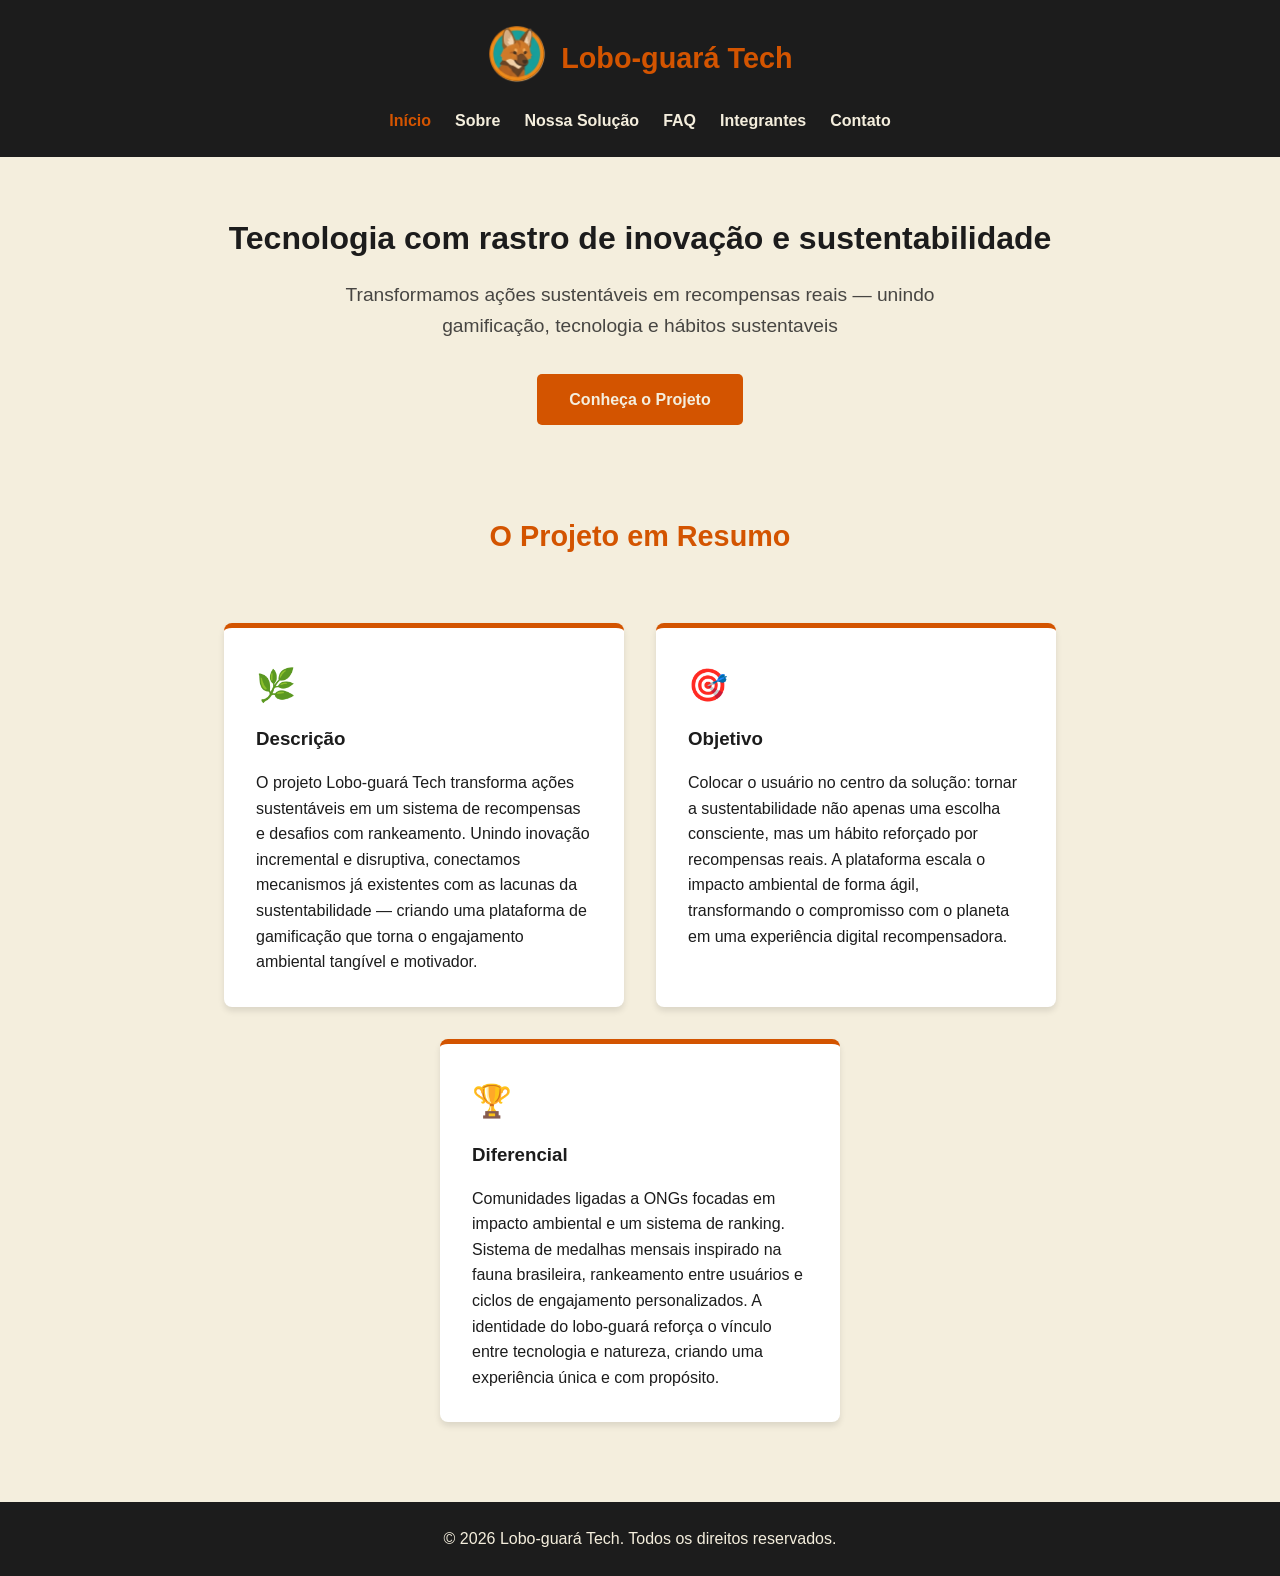
<file: index.html>
<!DOCTYPE html>
<html lang="pt-BR">
<head>
    <meta charset="UTF-8">
    <meta name="viewport" content="width=device-width, initial-scale=1.0">
    <title>Lobo-guará Tech | Início</title>
    <link rel="stylesheet" href="css/style.css">
    <script src="js/main.js" defer></script>
</head>
<body>

    <header class="cabecalho-principal">
        <div class="logo">
             <a href="index.html"><img src="img/Guara.PNG" alt="Lobo-guará Tech"></a>
            <h1>Lobo-guará Tech</h1>

        </div>
        
        <nav class="menu-navegacao">
            <ul>
                <li><a href="index.html" class="ativo">Início</a></li>
                <li><a href="pag/sobre.html">Sobre</a></li>
                <li><a href="pag/solucao.html">Nossa Solução</a></li> 
                <li><a href="pag/faq.html">FAQ</a></li>
                <li><a href="pag/integrantes.html">Integrantes</a></li>
                <li><a href="pag/contato.html">Contato</a></li>
            </ul>
        </nav>
    </header>

    <main>
        <section class="info-section">
            <div class="conteudo-info">
                <h2>Tecnologia com rastro de inovação e sustentabilidade</h2>
                <p class="info-subtitulo">Transformamos ações sustentáveis em recompensas reais — unindo gamificação, tecnologia e hábitos sustentaveis</p>
                <a href="pag/sobre.html" class="btn-primary">Conheça o Projeto</a>
            </div>
        </section>

        <section class="destaques">
            <h2 class="titulo-destaques">O Projeto em Resumo</h2>
            <article class="card-info">
                <span class="card-icone">🌿</span>
                <h3>Descrição</h3>
                <p>O projeto Lobo-guará Tech transforma ações sustentáveis em um sistema de recompensas e desafios com rankeamento. Unindo inovação incremental e disruptiva, conectamos mecanismos já existentes com as lacunas da sustentabilidade — criando uma plataforma de gamificação que torna o engajamento ambiental tangível e motivador.</p>
            </article>

            <article class="card-info">
                <span class="card-icone">🎯</span>
                <h3>Objetivo</h3>
                <p>Colocar o usuário no centro da solução: tornar a sustentabilidade não apenas uma escolha consciente, mas um hábito reforçado por recompensas reais. A plataforma escala o impacto ambiental de forma ágil, transformando o compromisso com o planeta em uma experiência digital recompensadora.</p>
            </article>

            <article class="card-info">
                <span class="card-icone">🏆</span>
                <h3>Diferencial</h3>
                <p>Comunidades ligadas a ONGs focadas em impacto ambiental e um sistema de ranking. Sistema de medalhas mensais inspirado na fauna brasileira, rankeamento entre usuários e ciclos de engajamento personalizados. A identidade do lobo-guará reforça o vínculo entre tecnologia e natureza, criando uma experiência única e com propósito.</p>
            </article>

        </section>
    </main>

    <footer>
        <p>&copy; 2026 Lobo-guará Tech. Todos os direitos reservados.</p>
    </footer>

</body>
</html>
</file>
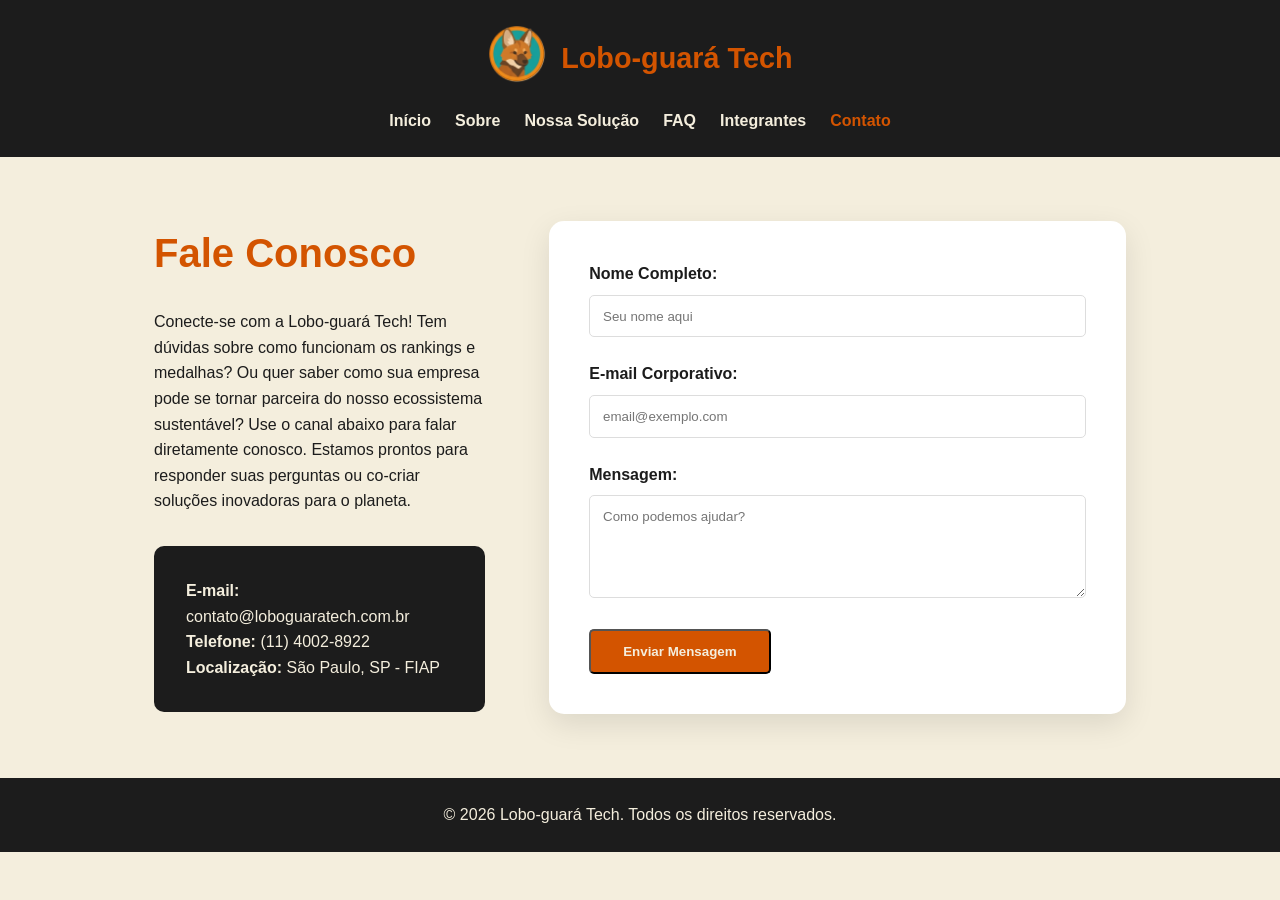
<file: pag/contato.html>
<!DOCTYPE html>
<html lang="pt-BR">
<head>
    <meta charset="UTF-8">
    <meta name="viewport" content="width=device-width, initial-scale=1.0">
    <title>Lobo-guará Tech | Contato</title>
    <link rel="stylesheet" href="../css/style.css">
    <script src="../js/main.js" defer></script>
</head>
<body>

    <header class="cabecalho-principal">
        <div class="logo">
            <a href="../index.html"><img src="../img/Guara.PNG" alt="Lobo-guará Tech" width="100px"></a>
            <h1>Lobo-guará Tech</h1>
        </div>
        <nav class="menu-navegacao">
            <ul>
                <li><a href="../index.html">Início</a></li>
                <li><a href="sobre.html">Sobre</a></li>
                <li><a href="solucao.html">Nossa Solução</a></li> 
                <li><a href="faq.html">FAQ</a></li>
                <li><a href="integrantes.html">Integrantes</a></li>
                <li><a href="contato.html" class="ativo">Contato</a></li>
            </ul>
        </nav>
    </header>

    <main class="container-contato">
        <section class="info-contato">
            <h2>Fale Conosco</h2>
            <p>Conecte-se com a Lobo-guará Tech! Tem dúvidas sobre como funcionam os rankings e medalhas? Ou quer saber como sua empresa pode se tornar parceira do nosso ecossistema sustentável? Use o canal abaixo para falar diretamente conosco. Estamos prontos para responder suas perguntas ou co-criar soluções inovadoras para o planeta.</p>
            
            <div class="dados-contato">
                <p><strong>E-mail:</strong> contato@loboguaratech.com.br</p>
                <p><strong>Telefone:</strong> (11) 4002-8922</p>
                <p><strong>Localização:</strong> São Paulo, SP - FIAP</p>
            </div>
        </section>

        <section class="secao-formulario">
            <form id="form-contato" class="formulario-estilizado">
                <div class="grupo-input">
                    <label for="nome">Nome Completo:</label>
                    <input type="text" id="nome" name="nome" placeholder="Seu nome aqui">
                    <span id="span1"></span>
                </div>

                <div class="grupo-input">
                    <label for="email">E-mail Corporativo:</label>
                    <input type="email" id="email" name="email" placeholder="email@exemplo.com">
                    <span id="span2"></span>
                </div>

                <div class="grupo-input">
                    <label for="mensagem">Mensagem:</label>
                    <textarea id="mensagem" name="mensagem" rows="5" placeholder="Como podemos ajudar?"></textarea>
                    <span id="span3"></span>
                </div>

                <button type="submit" class="btn-primary">Enviar Mensagem</button>
                
                <p id="msg-erro" class="feedback erro" style="display: none;"></p>
                <p id="msg-sucesso" class="feedback sucesso" style="display: none;">Sua mensagem foi enviada com sucesso! Logo entraremos em contato.</p>
            </form>
        </section>
    </main>

    <footer>
        <p>&copy; 2026 Lobo-guará Tech. Todos os direitos reservados.</p>
    </footer>

</body>
</html>
</file>
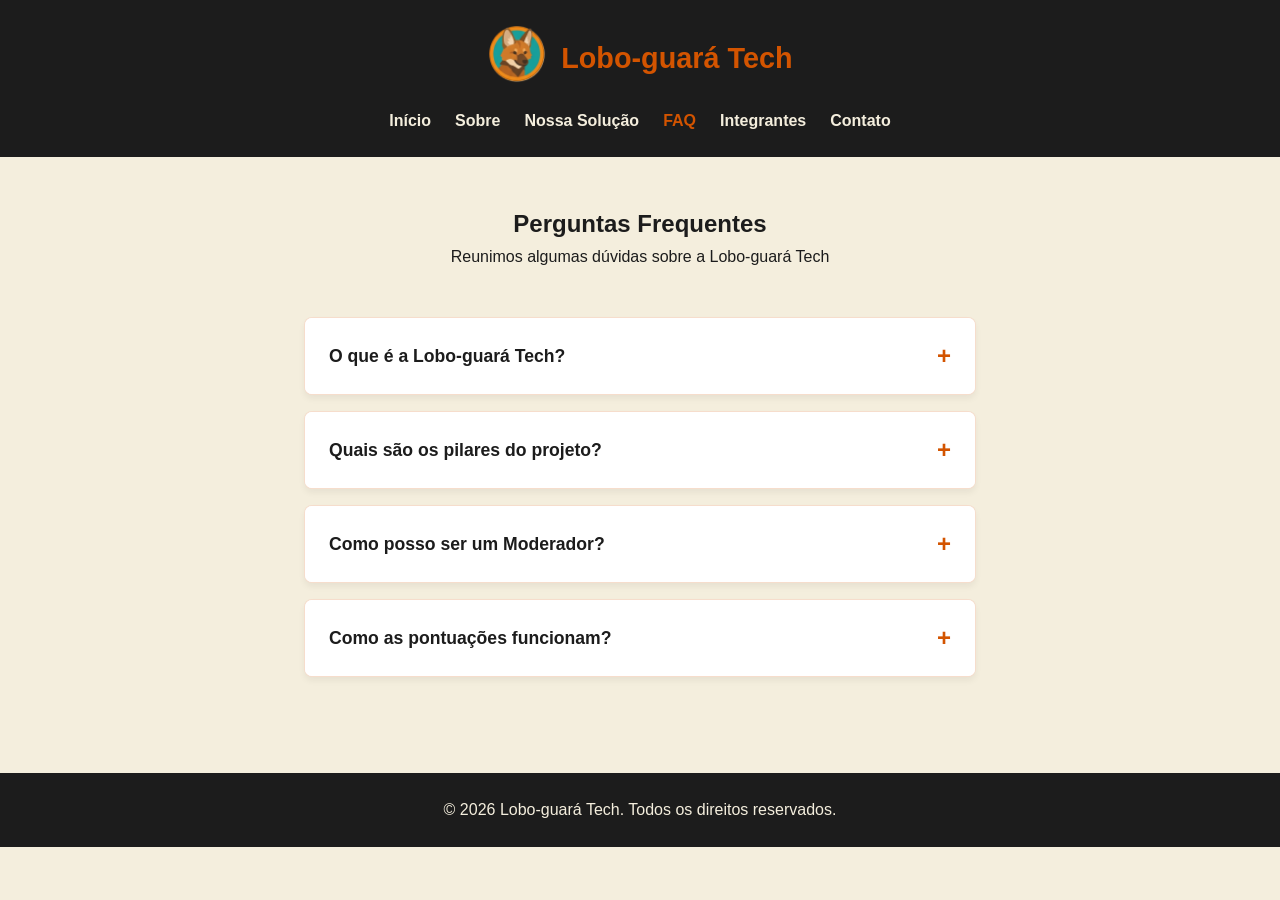
<file: pag/faq.html>
<!DOCTYPE html>
<html lang="pt-BR">
<head>
    <meta charset="UTF-8">
    <meta name="viewport" content="width=device-width, initial-scale=1.0">
    <title>Lobo-guará Tech | FAQ</title>
    <link rel="stylesheet" href="../css/style.css">
    <script src="../js/main.js" defer></script>
</head>
<body>

    <header class="cabecalho-principal">
        <div class="logo">
            <a href="../index.html"><img src="../img/Guara.PNG" alt="Lobo-guará Tech" width="100px"></a>
            <h1>Lobo-guará Tech</h1>
        </div>
        <nav class="menu-navegacao">
            <ul>
                <li><a href="../index.html">Início</a></li>
                <li><a href="sobre.html">Sobre</a></li>
                <li><a href="solucao.html">Nossa Solução</a></li> 
                <li><a href="faq.html" class="ativo">FAQ</a></li>
                <li><a href="integrantes.html">Integrantes</a></li>
                <li><a href="contato.html">Contato</a></li>
            </ul>
        </nav>
    </header>

    <main class="container-faq">
        <section class="introducao-faq">
            <h2>Perguntas Frequentes</h2>
            <p>Reunimos algumas dúvidas sobre a Lobo-guará Tech</p>
        </section>

        <section class="accordion">
            <article class="faq-item">
                <button class="faq-question">O que é a Lobo-guará Tech?</button>
                <div class="faq-answer">
                    <p>A Lobo-guará Tech é uma startup de tecnologia que desenvolveu uma plataforma de Gamificação Sustentável para transformar a conscientização ecológica em ações práticas do dia a dia. Através de um aplicativo dinâmico, nós conectamos cidadãos, comunidades locais e empresas parceiras (ESG), transformando desafios ambientais — como a reciclagem e a economia de recursos — em uma experiência social, divertida e recompensadora, utilizando um sistema de conquistas inspirado na rica biodiversidade da fauna brasileira.</p>
                </div>
            </article>

            <article class="faq-item">
                <button class="faq-question">Quais são os pilares do projeto?</button>
                <div class="faq-answer">
                    <p>Nossos pilares são os desafios e gamificação, valorização da Fauna Brasileira, comunidades e parcerias. Transformamos atitudes sustentáveis diárias (descarte correto de resíduos, redução de consumo de água, etc.) em missões que geram pontos e evolução no app. O progresso do usuário é recompensado com medalhas colecionáveis baseadas em animais do nosso bioma, indo desde o nível Tamanduá-Bandeira até o nível Lobo-guará. Incentivamos o comportamento social positivo através de rankings competitivos saudáveis entre comunidades, usuários e amigos. E conectamos empresas que apoiam a sustentabilidade ao nosso ecossistema. Os pontos acumulados pelos usuários podem ser trocados por benefícios e recompensas reais oferecidas por essas marcas parceiras.  </p>
                </div>
            </article>

            <article class="faq-item">
                <button class="faq-question">Como posso ser um Moderador?</button>
                <div class="faq-answer">
                    <p>Para garantir que a distribuição de pontos seja justa e livre de fraudes, o Lobo-guará Tech conta com os Moderadores — membros da própria comunidade que auditam as evidências enviadas. Para se candidatar, você precisa cumprir três pré-requisitos. Ter um tempo minímo de 3 meses e com acúmulos de pontos para mostrar que é ativo na plataforma, assim, estaremos colocando uma barreira para contas falsas e ociosas. Ter uma reputação positiva, mantendo um bom histórico de comportamento e interações nas comunidades locais. Ser ativo na plataforma em relação ao reporte de conteúdos, então o reconhecimento e o reporte de conteúdos que não seguem as regras da comunidade, realizados por meio de denúncias. E por último, um teste dentro da plataforma sobre o entendimento de como a comunidade da SoulUp funciona e sustentabilidade. </p>
                </div>
            </article>

            <article class="faq-item">
                <button class="faq-question">Como as pontuações funcionam?</button>
                <div class="faq-answer">
                    <p>Nosso sistema terá um algoritmo inteligente de pontuação que vai além de simplesmente atribuir pontos fixos por cada ação. O sistema considera múltiplos fatores antes de calcular a pontuação final do usuário. Sendo eles o tipo da ação sustentável realizada, a frequência com que o usuário realiza a ação, a consistência ao longo do tempo e o impacto sustentável gerado pela ação que o usuário realizou. Podendo ter métricas de 7, 15 e 30 dias, conforme é a atividade do usuário dentro da plataforma, pensando em seus objetivos e motivações para continuar com a atividade proposta.  O usuário irá informar quantos dias de atividade quer fazer dentro de uma das métricas, assim, mesmo atingindo a meta, terá oportunidade de ultrapassar e ganhar mais pontos, por isso separamos as pontuações em 7, 15 e 30 dias. Se um usuário escolher o período de 7 dias, e acabar realizando mais atividades, passando a meta por mais 2 dias, totalizando 9 dias de atividade, o usuário irá ganhar 7 pontos pelos 7 dias mais 4 pontos pelos 2 dias que foram ultrapassado, totalizando 11 pontos. Com isso, trás a importância do sistema bonificar por atividades em vez de travar apenas na meta escolhida, trazendo efeito em sua motivação dentro da plataforma.
</p>
                </div>
            </article>
        </section>
    </main>

    <footer>
        <p>&copy; 2026 Lobo-guará Tech. Todos os direitos reservados.</p>
    </footer>


</body>
</html>
</file>
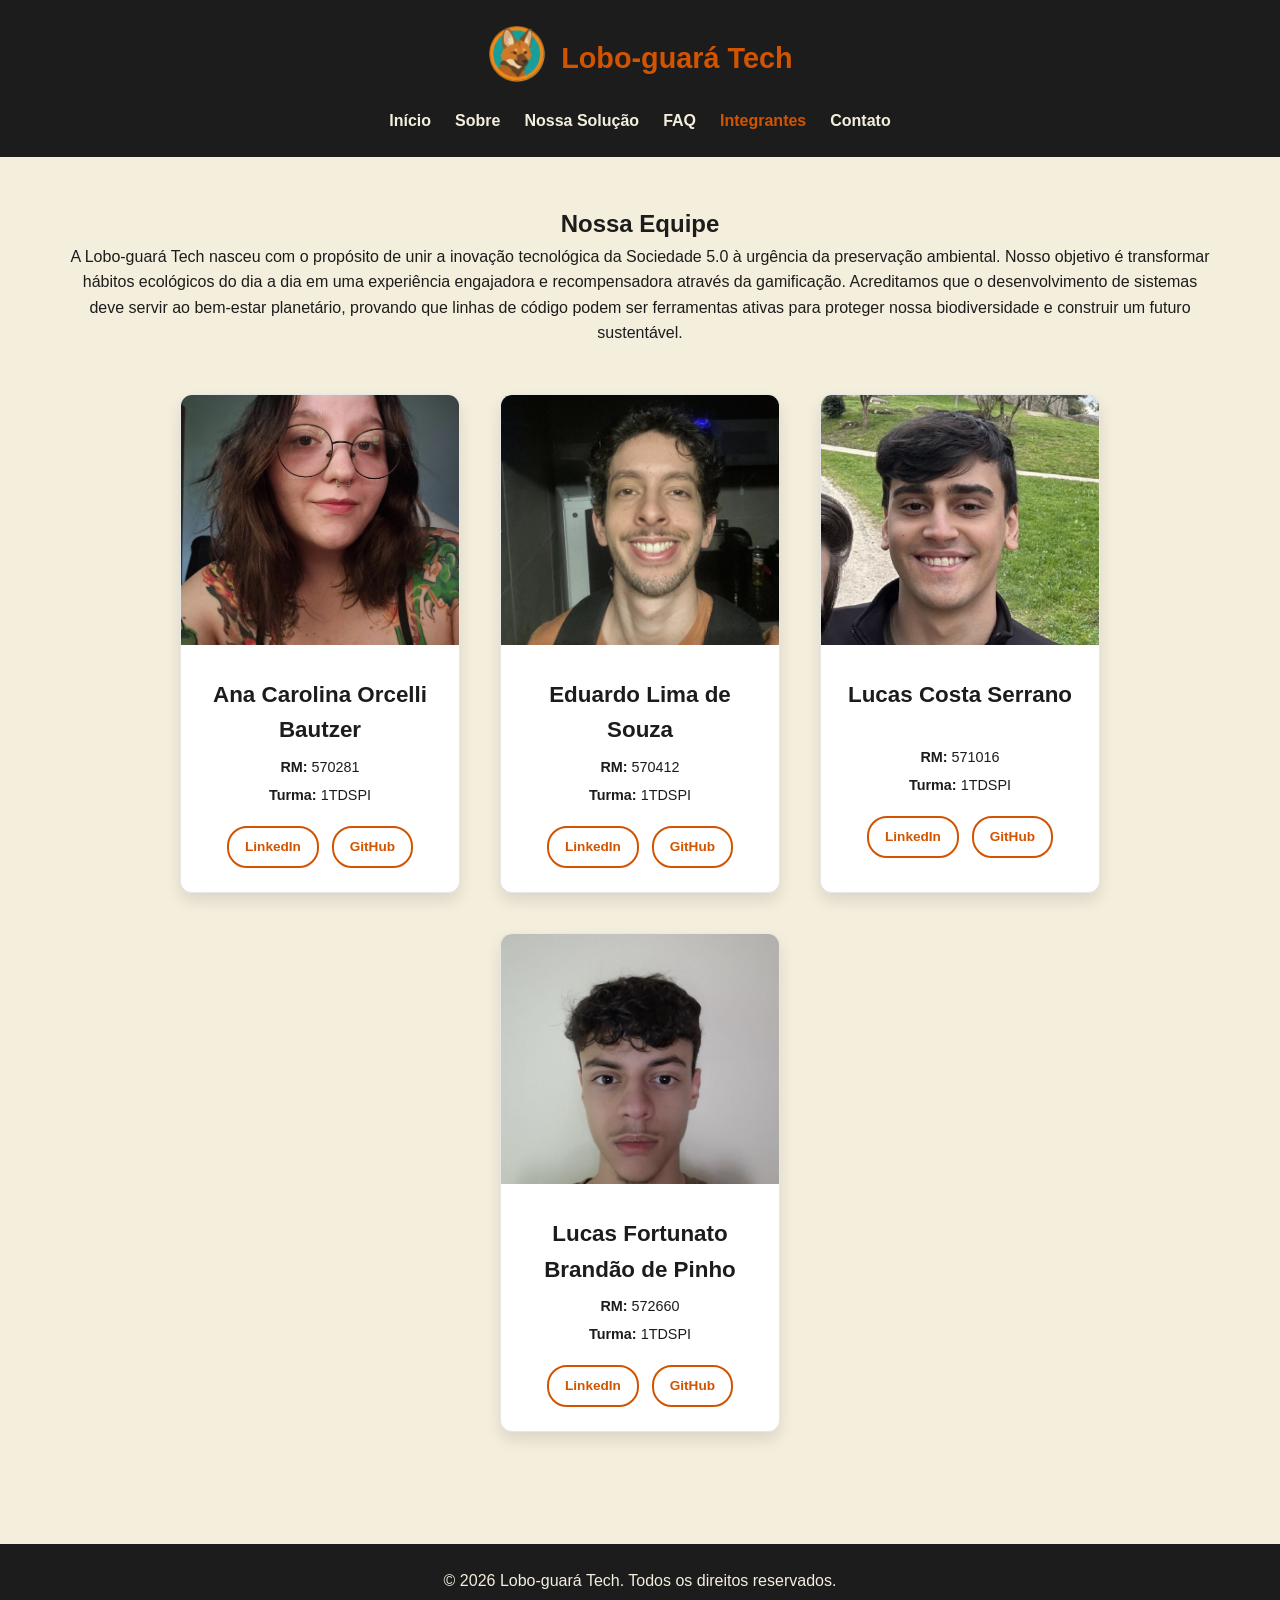
<file: pag/integrantes.html>
<!DOCTYPE html>
<html lang="pt-BR">
<head>
    <meta charset="UTF-8">
    <meta name="viewport" content="width=device-width, initial-scale=1.0">
    <title>Lobo-guará Tech | Quem Somos</title>
    <link rel="stylesheet" href="../css/style.css">
    <script src="../js/main.js" defer></script>
</head>
<body>

    <header class="cabecalho-principal">
        <div class="logo">
            <a href="../index.html"><img src="../img/Guara.PNG" alt="Lobo-guará Tech" width="100px"></a>
            <h1>Lobo-guará Tech</h1>
        </div>
        <nav class="menu-navegacao">
            <ul>
                <li><a href="../index.html">Início</a></li>
                <li><a href="sobre.html">Sobre</a></li>
                <li><a href="solucao.html">Nossa Solução</a></li> 
                <li><a href="faq.html">FAQ</a></li>
                <li><a href="integrantes.html" class="ativo">Integrantes</a></li>
                <li><a href="contato.html">Contato</a></li>
            </ul>
        </nav>
    </header>

    <main>
        <section class="intro-quem-somos">
            <h2>Nossa Equipe</h2>
            <p>A Lobo-guará Tech nasceu com o propósito de unir a inovação tecnológica da Sociedade 5.0 à urgência da preservação ambiental. Nosso objetivo é transformar hábitos ecológicos do dia a dia em uma experiência engajadora e recompensadora através da gamificação. Acreditamos que o desenvolvimento de sistemas deve servir ao bem-estar planetário, provando que linhas de código podem ser ferramentas ativas para proteger nossa biodiversidade e construir um futuro sustentável.</p>
        </section>

        <section class="grid-integrantes">
            <article class="card-integrante">
                <div class="foto-container">
                    <img src="../img/Pic4.jpeg" alt="Foto de Ana Carolina Orcelli Bautzer">
                </div>
                <div class="info-integrante">
                    <h3>Ana Carolina Orcelli Bautzer</h3>
                    <p><strong>RM:</strong> 570281</p>
                    <p><strong>Turma:</strong> 1TDSPI</p>
                    
                    <div class="links-sociais">
                        <a href="https://www.linkedin.com/in/ana-bautzer/" target="_blank" class="btn-social">LinkedIn</a>
                        <a href="https://github.com/anabautzer" target="_blank" class="btn-social">GitHub</a>
                    </div>
                </div>
            </article>

            <article class="card-integrante">
                <div class="foto-container">
                    <img src="../img/Pic2.jpeg" alt="Foto do Eduardo Lima de Souza">
                </div>
                <div class="info-integrante">
                    <h3>Eduardo Lima de Souza</h3>
                    <p><strong>RM:</strong> 570412</p>
                    <p><strong>Turma:</strong> 1TDSPI</p>
                    
                    <div class="links-sociais">
                        <a href="https://www.linkedin.com/in/eduardo-lima-de-souza-857a90270/" target="_blank" class="btn-social">LinkedIn</a>
                        <a href="https://github.com/duduutech" target="_blank" class="btn-social">GitHub</a>
                    </div>
                </div>
            </article>

            <article class="card-integrante">
                <div class="foto-container">
                    <img src="../img/Pic1.png" alt="Foto do Lucas Costa Serrano">
                </div>
                <div class="info-integrante">
                    <h3>Lucas Costa Serrano</h3><br>
                    <p><strong>RM:</strong> 571016</p>
                    <p><strong>Turma:</strong> 1TDSPI</p>
                    
                    <div class="links-sociais">
                        <a href="https://www.linkedin.com/in/lucas-costa-serrano-647327278/" target="_blank" class="btn-social">LinkedIn</a>
                        <a href="https://github.com/luckz4" target="_blank" class="btn-social">GitHub</a>
                    </div>
                </div>
            </article>

            <article class="card-integrante">
                <div class="foto-container">
                    <img src="../img/Pic3.jpeg" alt="Foto do Integrante">
                </div>
                <div class="info-integrante">
                    <h3>Lucas Fortunato Brandão de Pinho</h3>
                    <p><strong>RM:</strong> 572660</p>
                    <p><strong>Turma:</strong> 1TDSPI</p>
                    
                    <div class="links-sociais">
                        <a href="https://www.linkedin.com/in/lucas-fortunato-317643397/" target="_blank" class="btn-social">LinkedIn</a>
                        <a href="https://github.com/Loutcoun" target="_blank" class="btn-social">GitHub</a>
                    </div>
                </div>
            </article>

        </section>
    </main>

    <footer>
        <p>&copy; 2026 Lobo-guará Tech. Todos os direitos reservados.</p>
    </footer>

</body>
</html>
</file>
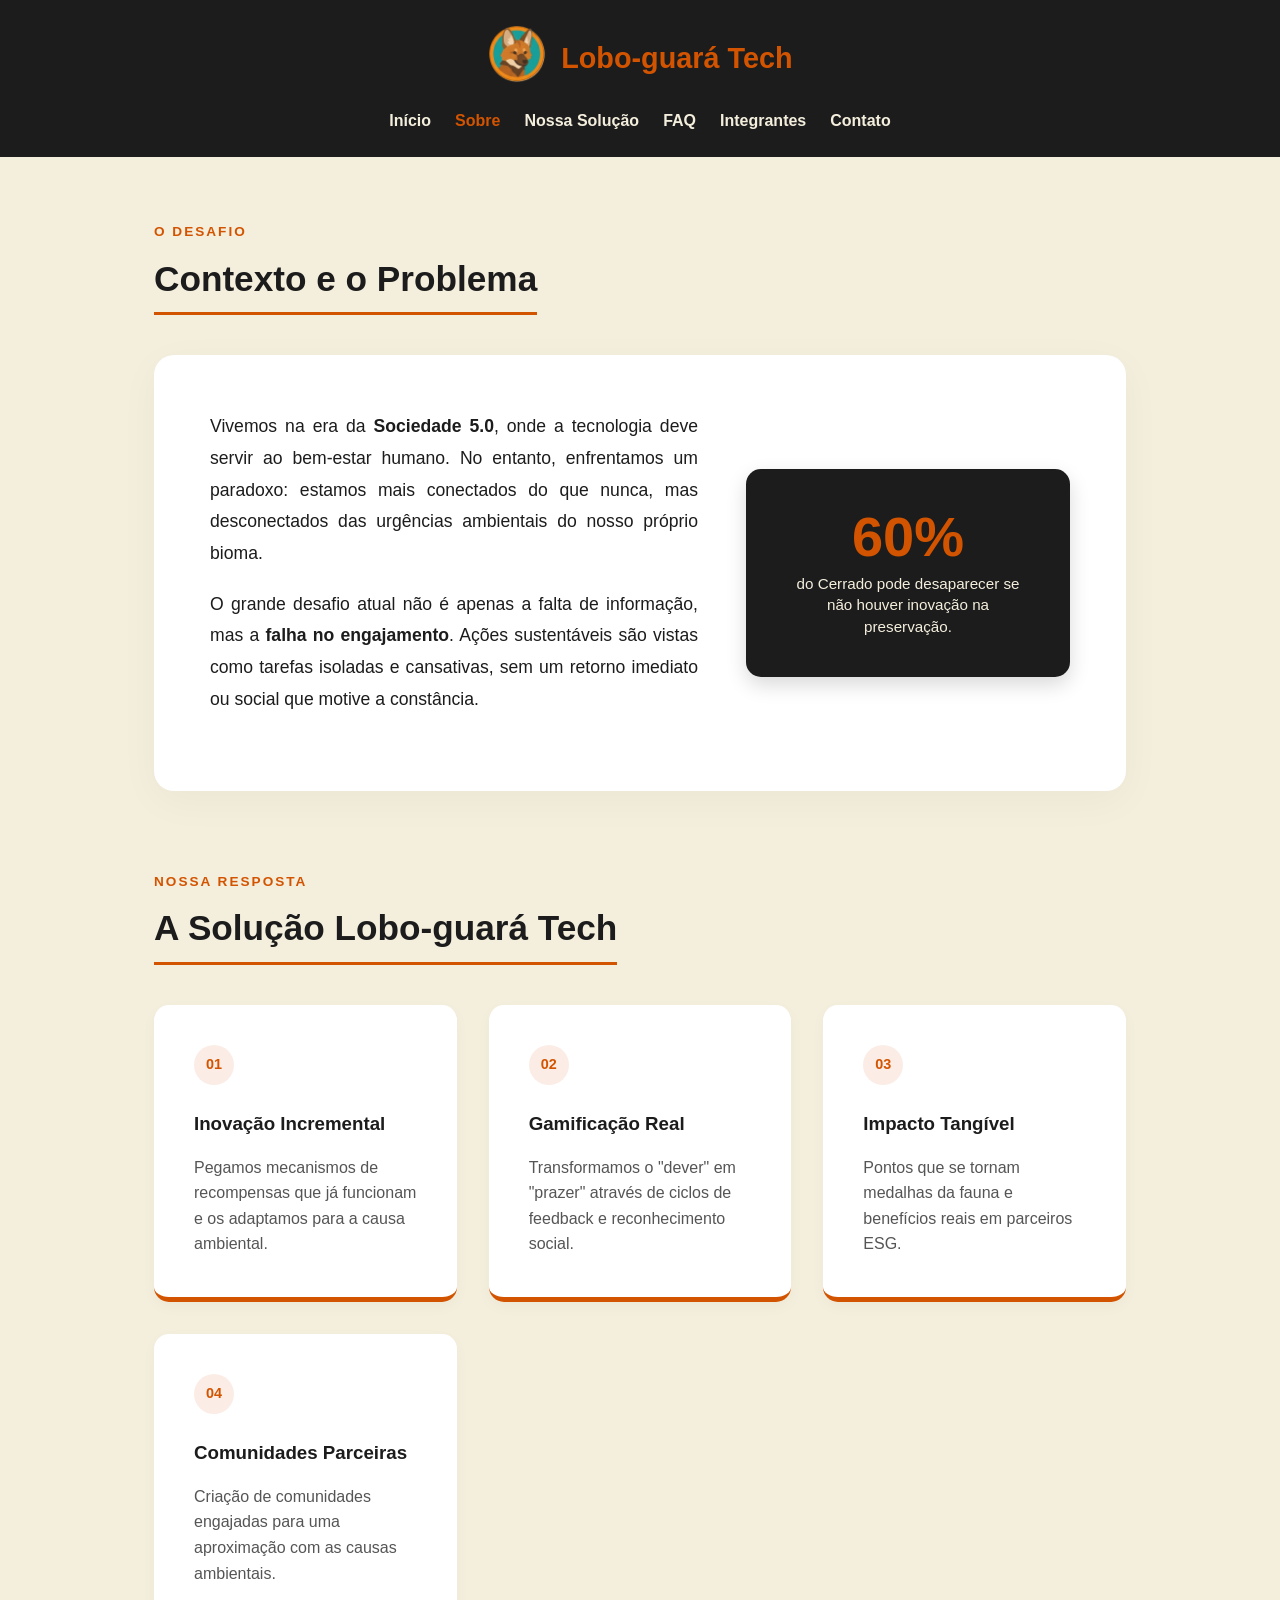
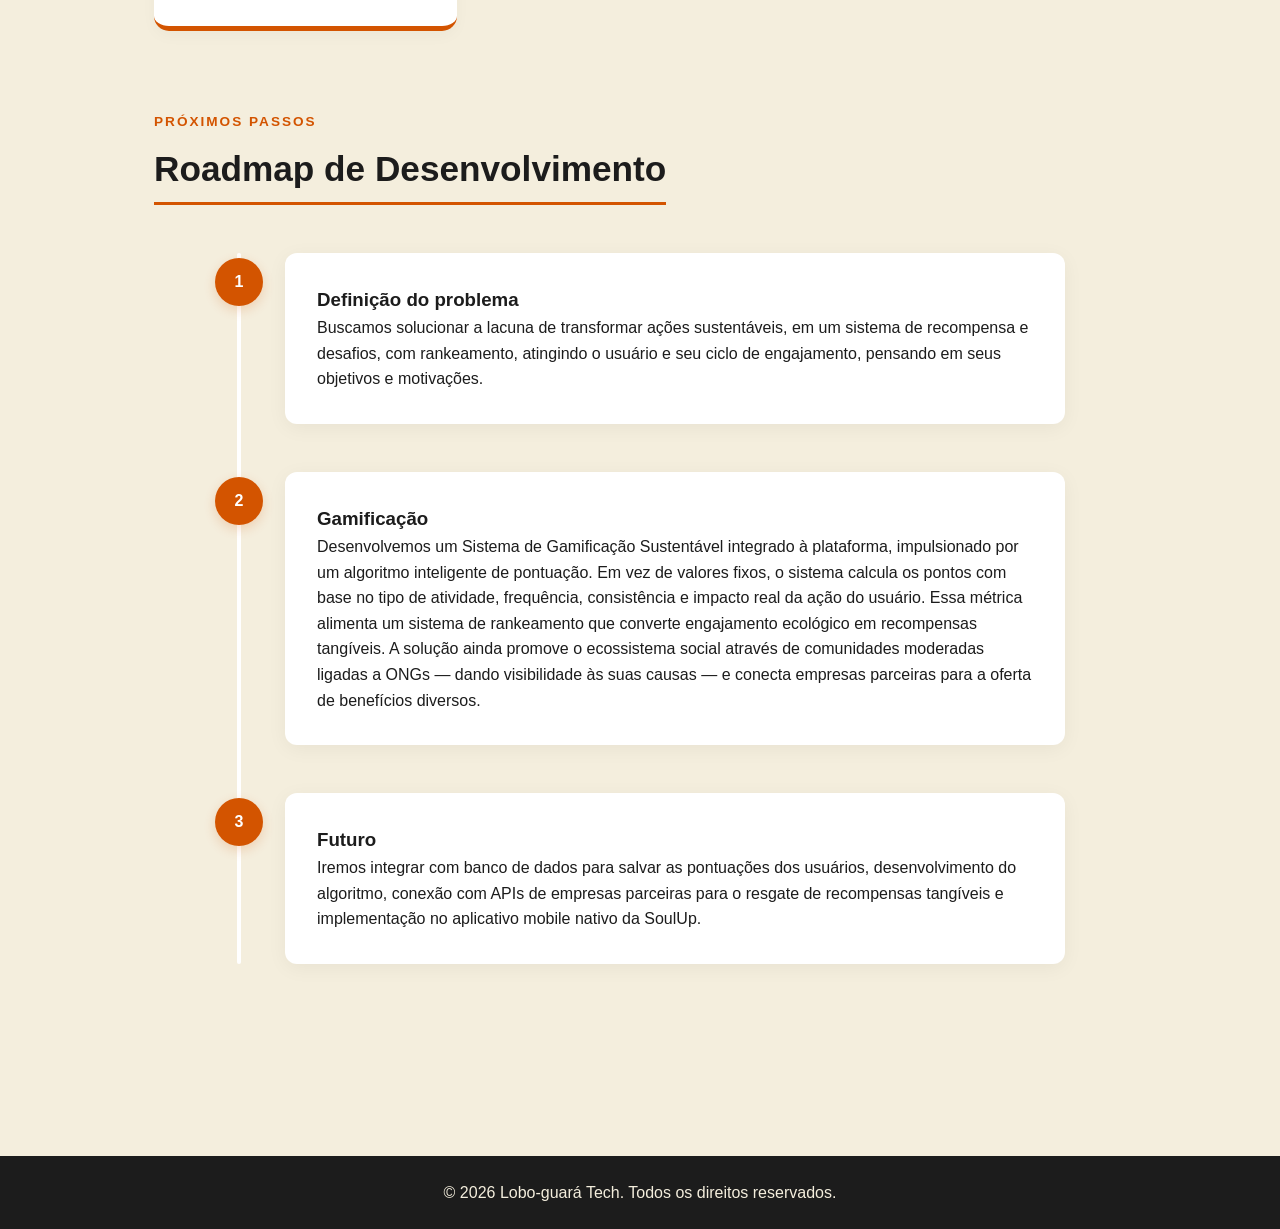
<file: pag/sobre.html>
<!DOCTYPE html>
<html lang="pt-BR">
<head>
    <meta charset="UTF-8">
    <meta name="viewport" content="width=device-width, initial-scale=1.0">
    <title>Lobo-guará Tech | Sobre o Projeto</title>
    <link rel="stylesheet" href="../css/style.css">
    <script src="../js/main.js" defer></script>
</head>
<body>

    <header class="cabecalho-principal">
        <div class="logo">
            <a href="../index.html"><img src="../img/Guara.PNG" alt="Lobo-guará Tech"></a>
            <h1>Lobo-guará Tech</h1>
        </div>
        <nav class="menu-navegacao">
            <ul>
                <li><a href="../index.html">Início</a></li>
                <li><a href="sobre.html" class="ativo">Sobre</a></li>
                <li><a href="solucao.html">Nossa Solução</a></li> 
                <li><a href="faq.html">FAQ</a></li>
                <li><a href="integrantes.html">Integrantes</a></li>
                <li><a href="contato.html">Contato</a></li>
            </ul>
        </nav>
    </header>

    <main class="container-sobre">
    
    <section class="secao-sobre" id="contexto">
        <div class="cabecalho-secao">
            <span class="tag-projeto">O Desafio</span>
            <h2>Contexto e o Problema</h2>
        </div>
        
        <div class="conteudo-impacto">
            <div class="texto-principal">
                <p>Vivemos na era da <strong>Sociedade 5.0</strong>, onde a tecnologia deve servir ao bem-estar humano. No entanto, enfrentamos um paradoxo: estamos mais conectados do que nunca, mas desconectados das urgências ambientais do nosso próprio bioma.</p>
                <p>O grande desafio atual não é apenas a falta de informação, mas a <strong>falha no engajamento</strong>. Ações sustentáveis são vistas como tarefas isoladas e cansativas, sem um retorno imediato ou social que motive a constância.</p>
            </div>
            <div class="card-estatistica">
                <div class="dado">60%</div>
                <p>do Cerrado pode desaparecer se não houver inovação na preservação.</p>
            </div>
        </div>
    </section>

    <section class="secao-sobre" id="solucao-tecnica">
        <div class="cabecalho-secao">
            <span class="tag-projeto">Nossa Resposta</span>
            <h2>A Solução Lobo-guará Tech</h2>
        </div>

        <div class="grid-solucao">
            <div class="card-mini">
                <div class="badge-icon">01</div>
                <h3>Inovação Incremental</h3>
                <p>Pegamos mecanismos de recompensas que já funcionam e os adaptamos para a causa ambiental.</p>
            </div>
            <div class="card-mini">
                <div class="badge-icon">02</div>
                <h3>Gamificação Real</h3>
                <p>Transformamos o "dever" em "prazer" através de ciclos de feedback e reconhecimento social.</p>
            </div>
            <div class="card-mini">
                <div class="badge-icon">03</div>
                <h3>Impacto Tangível</h3>
                <p>Pontos que se tornam medalhas da fauna e benefícios reais em parceiros ESG.</p>
            </div>
            <div class="card-mini">
                <div class="badge-icon">04</div>
                <h3>Comunidades Parceiras</h3>
                <p>Criação de comunidades engajadas para uma aproximação com as causas ambientais.</p>
            </div>
        </div>
    </section>

    <section class="secao-sobre" id="roadmap">
        <div class="cabecalho-secao">
            <span class="tag-projeto">Próximos Passos</span>
            <h2>Roadmap de Desenvolvimento</h2>
        </div>
        <div class="timeline">
            <article class="timeline-item">
                <div class="timeline-badge">1</div>
                <div class="timeline-conteudo">
                    <h3>Definição do problema</h3>
                    <p>Buscamos solucionar a lacuna de transformar ações sustentáveis, em um sistema de recompensa e desafios, com rankeamento, atingindo o usuário e seu ciclo de engajamento, pensando em seus objetivos e motivações.</p>
                </div>
            </article>
            <article class="timeline-item">
                <div class="timeline-badge">2</div>
                <div class="timeline-conteudo">
                    <h3>Gamificação</h3>
                    <p>Desenvolvemos um Sistema de Gamificação Sustentável integrado à plataforma, impulsionado por um algoritmo inteligente de pontuação. Em vez de valores fixos, o sistema calcula os pontos com base no tipo de atividade, frequência, consistência e impacto real da ação do usuário. Essa métrica alimenta um sistema de rankeamento que converte engajamento ecológico em recompensas tangíveis. A solução ainda promove o ecossistema social através de comunidades moderadas ligadas a ONGs — dando visibilidade às suas causas — e conecta empresas parceiras para a oferta de benefícios diversos.</p>
                </div>
            </article>
            <article class="timeline-item">
                <div class="timeline-badge">3</div>
                <div class="timeline-conteudo">
                    <h3>Futuro</h3>
                    <p>Iremos integrar com banco de dados para salvar as pontuações dos usuários, desenvolvimento do algoritmo, conexão com APIs de empresas parceiras para o resgate de recompensas tangíveis e implementação no aplicativo mobile nativo da SoulUp.</p>
                </div>
            </article>
        </div>
    </section>
</main>

    <footer>
        <p>&copy; 2026 Lobo-guará Tech. Todos os direitos reservados.</p>
    </footer>

</body>
</html>
</file>
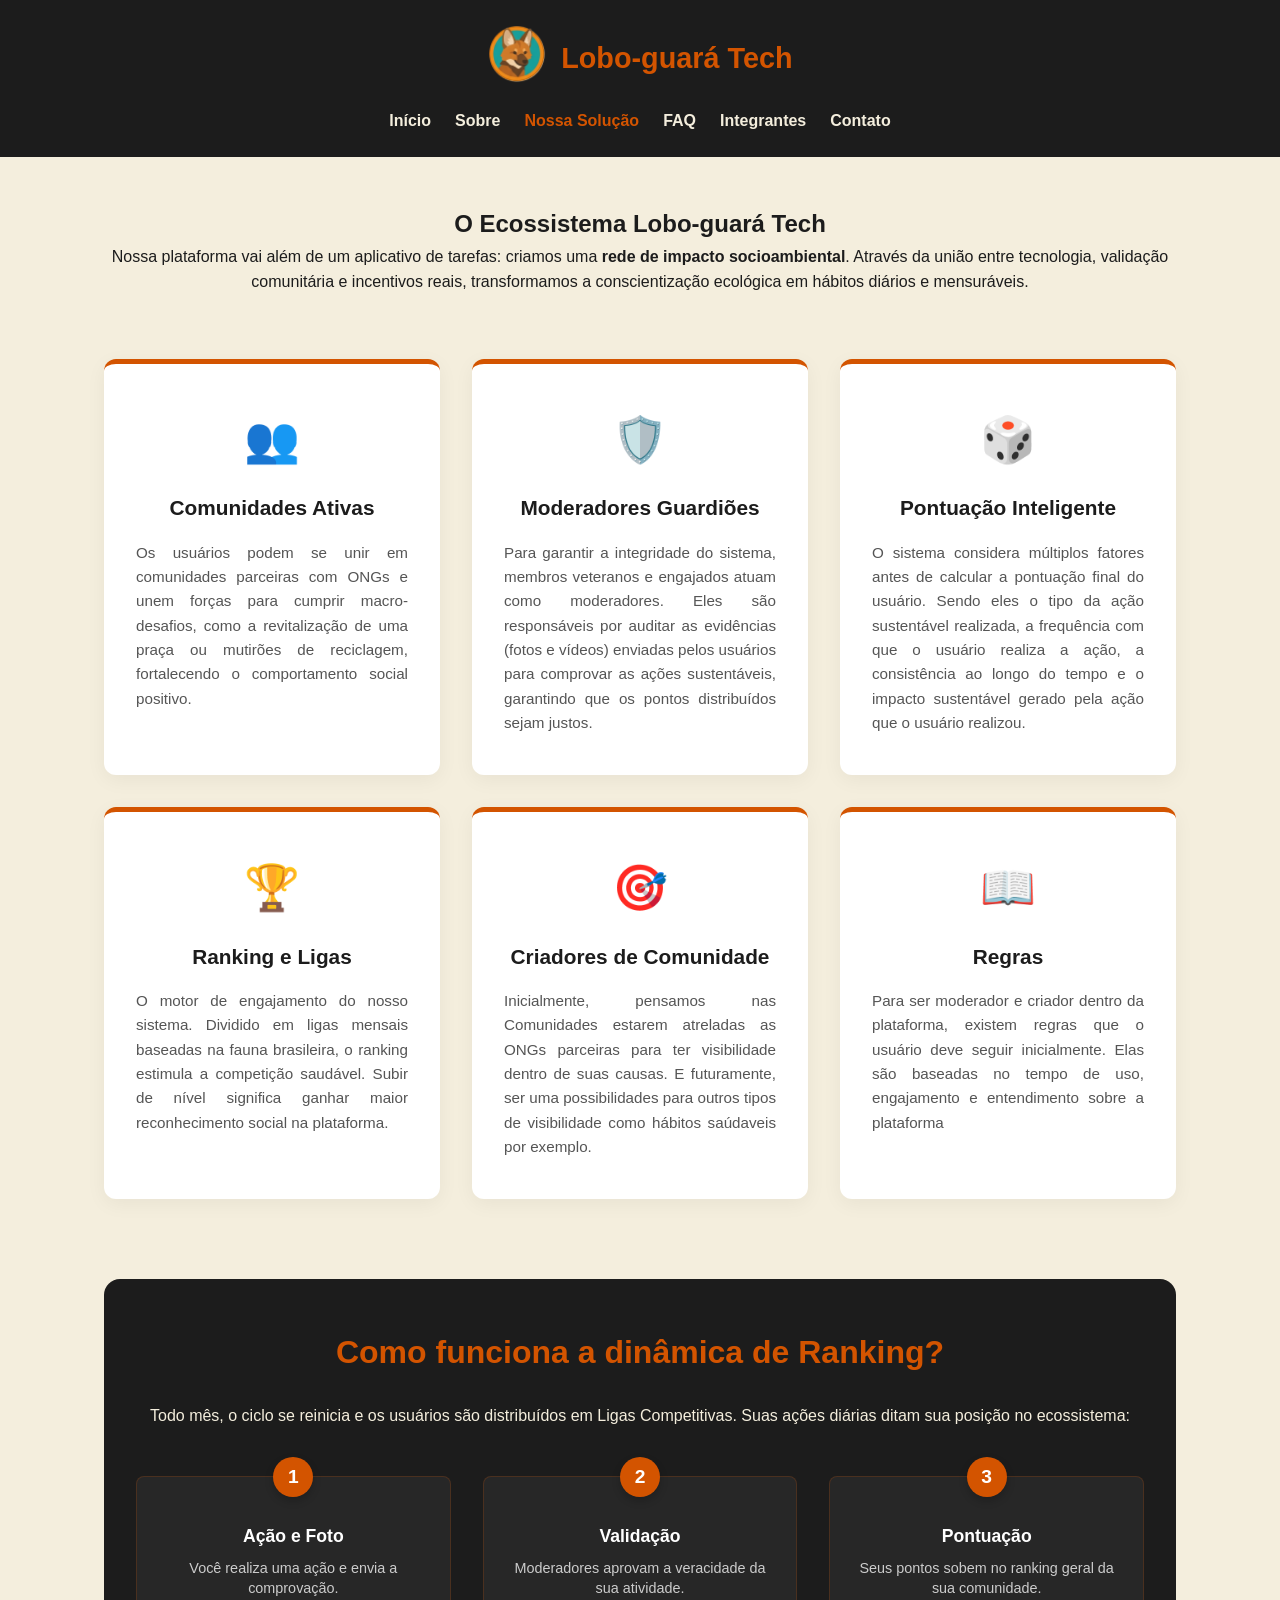
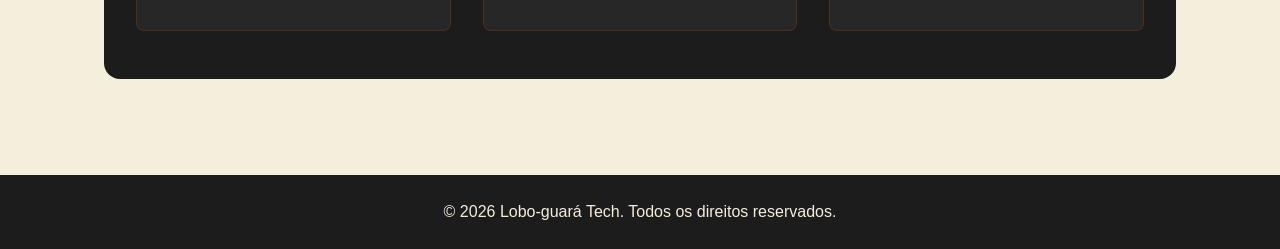
<file: pag/solucao.html>
<!DOCTYPE html>
<html lang="pt-BR">
<head>
    <meta charset="UTF-8">
    <meta name="viewport" content="width=device-width, initial-scale=1.0">
    <title>Lobo-guará Tech | Nossa Solução</title>
    <link rel="stylesheet" href="../css/style.css">
    <script src="../js/main.js" defer></script>
</head>
<body>

    <header class="cabecalho-principal">
        <div class="logo">
            <a href="../index.html"><img src="../img/Guara.PNG" alt="Lobo-guará Tech"></a>
            <h1>Lobo-guará Tech</h1>
        </div>
        <nav class="menu-navegacao">
            <ul>
                <li><a href="../index.html">Início</a></li>
                <li><a href="sobre.html">Sobre</a></li>
                <li><a href="solucao.html" class="ativo">Nossa Solução</a></li> 
                <li><a href="faq.html">FAQ</a></li>
                <li><a href="integrantes.html">Integrantes</a></li>
                <li><a href="contato.html">Contato</a></li>
            </ul>
        </nav>
    </header>

    <main class="container-solucao">
        <section class="introducao-solucao">
            <h2>O Ecossistema Lobo-guará Tech</h2>
            <div class="box-texto">
                <p>Nossa plataforma vai além de um aplicativo de tarefas: criamos uma <strong>rede de impacto socioambiental</strong>. Através da união entre tecnologia, validação comunitária e incentivos reais, transformamos a conscientização ecológica em hábitos diários e mensuráveis.</p>
            </div>
        </section>

        <section class="grid-pilares">
            
            <div class="card-pilar">
                <div class="icone-pilar">👥</div>
                <h3>Comunidades Ativas</h3>
                <p>Os usuários podem se unir em comunidades parceiras com ONGs e unem forças para cumprir macro-desafios, como a revitalização de uma praça ou mutirões de reciclagem, fortalecendo o comportamento social positivo.</p>
            </div>

            <div class="card-pilar">
                <div class="icone-pilar">🛡️</div>
                <h3>Moderadores Guardiões</h3>
                <p>Para garantir a integridade do sistema, membros veteranos e engajados atuam como moderadores. Eles são responsáveis por auditar as evidências (fotos e vídeos) enviadas pelos usuários para comprovar as ações sustentáveis, garantindo que os pontos distribuídos sejam justos.</p>
            </div>

            <div class="card-pilar">
                <div class="icone-pilar">🎲</div>
                <h3>Pontuação Inteligente</h3>
                <p>O sistema considera múltiplos fatores antes de calcular a pontuação final do usuário. Sendo eles o tipo da ação sustentável realizada, a frequência com que o usuário realiza a ação, a consistência ao longo do tempo e o impacto sustentável gerado pela ação que o usuário realizou.</p>
            </div>

            <div class="card-pilar">
                <div class="icone-pilar">🏆</div>
                <h3>Ranking e Ligas</h3>
                <p>O motor de engajamento do nosso sistema. Dividido em ligas mensais baseadas na fauna brasileira, o ranking estimula a competição saudável. Subir de nível significa ganhar maior reconhecimento social na plataforma.</p>
            </div>

            <div class="card-pilar">
                <div class="icone-pilar">🎯</div>
                <h3>Criadores de Comunidade</h3>
                <p>Inicialmente, pensamos nas Comunidades estarem atreladas as ONGs parceiras para ter visibilidade dentro de suas causas. E futuramente, ser uma possibilidades para outros tipos de visibilidade como hábitos saúdaveis por exemplo.</p>
            </div>

            <div class="card-pilar">
                <div class="icone-pilar">📖</div>
                <h3>Regras</h3>
                <p>Para ser moderador e criador dentro da plataforma, existem regras que o usuário deve seguir inicialmente. Elas são baseadas no tempo de uso, engajamento e entendimento sobre a plataforma</p>
            </div>

        </section>

        <section class="detalhe-ranking">
            <div class="box-destaque">
                <h2>Como funciona a dinâmica de Ranking?</h2>
                <p>Todo mês, o ciclo se reinicia e os usuários são distribuídos em Ligas Competitivas. Suas ações diárias ditam sua posição no ecossistema:</p>
                
                <div class="fluxo-ranking">
                    <div class="etapa-ranking">
                        <span>1</span>
                        <h4>Ação e Foto</h4>
                        <p>Você realiza uma ação e envia a comprovação.</p>
                    </div>
                    <div class="etapa-ranking">
                        <span>2</span>
                        <h4>Validação</h4>
                        <p>Moderadores aprovam a veracidade da sua atividade.</p>
                    </div>
                    <div class="etapa-ranking">
                        <span>3</span>
                        <h4>Pontuação</h4>
                        <p>Seus pontos sobem no ranking geral da sua comunidade.</p>
                    </div>
                </div>
            </div>
        </section>
    </main>

    <footer>
        <p>&copy; 2026 Lobo-guará Tech. Todos os direitos reservados.</p>
    </footer>

</body>
</html>
</file>
<file: css/style.css>
/* Cores na regra 60/30/10 */

:root {
    --cor-dominante: #F4EEDD; 
    --cor-secundaria: #D35400; 
    --cor-acento: #1C1C1C; 
    --cor-fundo-card: #FFFFFF;
    --fonte-principal: 'Segoe UI', Tahoma, Geneva, Verdana, sans-serif;
}

/* Informações gerais */

* {
    margin: 0;
    padding: 0;
    box-sizing: border-box;
}

/* Cores do corpo */

body {
    background-color: var(--cor-dominante);
    color: var(--cor-acento);
    font-family: var(--fonte-principal);
    line-height: 1.6;
}

/* Cabeçalho */

.cabecalho-principal {
    background-color: var(--cor-acento);
    color: var(--cor-dominante);
    padding: 1.5rem 5%;
    display: flex;
    justify-content: space-between;
    align-items: center;
}

.cabecalho-principal .logo {
    display: flex;
    align-items: center;
    gap: 15px;
}


.cabecalho-principal .logo img {
    height: 60px;
    width: auto;
    object-fit: contain; 
    
}

.cabecalho-principal h1 {
    font-size: 1.8rem;
    color: var(--cor-secundaria);
    font-weight: 700;
}

.menu-navegacao ul {
    list-style: none;
    display: flex;
    gap: 1.5rem;
}

.menu-navegacao a {
    color: var(--cor-dominante);
    text-decoration: none;
    font-weight: 600;
    transition: color 0.3s ease;
}

.menu-navegacao a:hover, 
.menu-navegacao a.ativo {
    color: var(--cor-secundaria);
}

/* Seções principais */

.info-section {
    text-align: center;
    padding: 3.5rem 1rem;
}

.info-section h2 {
    font-size: 2.5rem;
    margin-bottom: 1rem;
}

.info-section p {
    font-size: 1.2rem;
    max-width: 600px;
    margin: 0 auto 2rem auto;
}

.info-subtitulo {
    font-size: 1.15rem;
    max-width: 580px;
    margin: 0 auto 2rem auto;
    color: var(--cor-acento);
    opacity: 0.8;
}

.btn-primary {
    background-color: var(--cor-secundaria);
    color: var(--cor-dominante);
    padding: 0.8rem 2rem;
    text-decoration: none;
    font-weight: bold;
    border-radius: 5px;
    transition: background-color 0.3s ease, transform 0.2s;
    display: inline-block;
}

.btn-primary:hover {
    background-color: #A04000;
    transform: scale(1.05);
}

.titulo-destaques {
    text-align: center;
    font-size: 1.8rem;
    color: var(--cor-secundaria);
    margin-bottom: 2rem;
    width: 100%;
}

.card-icone {
    font-size: 2rem;
    display: block;
    margin-bottom: 0.8rem;
}

.destaques {
    display: flex;
    justify-content: center;
    gap: 2rem;
    padding: 2rem 5%;
    flex-wrap: wrap;
}

.card-info {
    background-color: var(--cor-fundo-card);
    padding: 2rem;
    border-radius: 8px;
    width: 400px;
    box-shadow: 0 4px 6px rgba(0,0,0,0.1);
    border-top: 5px solid var(--cor-secundaria);
}

.card-info h3 {
    margin-bottom: 1rem;
    color: var(--cor-acento);
}

/* Rodapé */

footer {
    background-color: var(--cor-acento);
    color: var(--cor-dominante);
    text-align: center;
    padding: 1.5rem 0;
    margin-top: 3rem;
    flex-shrink: 0;
}

/* Integrantes */

.intro-quem-somos {
    text-align: center;
    padding: 3rem 5%;
}

.grid-integrantes {
    display: flex;
    justify-content: center;
    flex-wrap: wrap;
    gap: 2.5rem;
    padding: 0 5% 4rem 5%;
}

.card-integrante {
    background-color: var(--cor-fundo-card);
    border-radius: 12px;
    overflow: hidden;
    width: 280px;
    box-shadow: 0 8px 15px rgba(0,0,0,0.1);
    transition: transform 0.3s ease;
    border: 1px solid rgba(28, 28, 28, 0.1);
}

.card-integrante:hover {
    transform: translateY(-10px);
}

.foto-container img {
    width: 100%;
    height: 250px;
    object-fit: cover;
    filter: grayscale(20%);
}

.info-integrante {
    padding: 1.5rem;
    text-align: center;
}

.info-integrante h3 {
    color: var(--cor-acento);
    margin-bottom: 0.5rem;
    font-size: 1.4rem;
}

.info-integrante p {
    font-size: 0.9rem;
    margin-bottom: 0.3rem;
}

.links-sociais {
    margin-top: 1.2rem;
    display: flex;
    justify-content: center;
    gap: 0.8rem;
}

.btn-social {
    text-decoration: none;
    font-size: 0.85rem;
    font-weight: bold;
    padding: 0.5rem 1rem;
    border: 2px solid var(--cor-secundaria);
    color: var(--cor-secundaria);
    border-radius: 20px;
    transition: all 0.3s ease;
}

.btn-social:hover {
    background-color: var(--cor-secundaria);
    color: var(--cor-dominante);
}

/* Sobre */

.container-sobre {
    max-width: 1100px;
    margin: 0 auto;
    padding: 4rem 5%;
}

.secao-sobre {
    margin-bottom: 5rem;
}

/* Cabeçalho das seções do sobre */

.cabecalho-secao {
    margin-bottom: 2.5rem;
}

.tag-projeto {
    color: var(--cor-secundaria);
    font-weight: bold;
    text-transform: uppercase;
    font-size: 0.85rem;
    letter-spacing: 2px;
    display: block;
    margin-bottom: 0.5rem;
}

.secao-sobre h2 {
    color: var(--cor-acento);
    border-bottom: 3px solid var(--cor-secundaria);
    display: inline-block;
    padding-bottom: 5px;
    margin: 0;
    font-size: 2.2rem;
}

.conteudo-impacto {
    display: flex;
    gap: 3rem;
    align-items: center;
    background: var(--cor-fundo-card);
    padding: 3.5rem;
    border-radius: 20px;
    box-shadow: 0 10px 40px rgba(0, 0, 0, 0.04);
}

.texto-principal {
    flex: 2;
}

.texto-principal p {
    font-size: 1.1rem;
    line-height: 1.8;
    color: var(--cor-acento);
    margin-bottom: 1.2rem;
    text-align: justify;
}

/* Estátistica */

.card-estatistica {
    flex: 1;
    background: var(--cor-acento);
    color: var(--cor-dominante);
    padding: 2.5rem;
    border-radius: 15px;
    text-align: center;
    box-shadow: 0 8px 20px rgba(0,0,0,0.15);
}

.card-estatistica .dado {
    font-size: 3.5rem;
    font-weight: 800;
    color: var(--cor-secundaria);
    display: block;
    line-height: 1;
    margin-bottom: 0.5rem;
}

.card-estatistica p {
    font-size: 0.95rem;
    line-height: 1.4;
    margin: 0;
}

/* Cards */

.grid-solucao {
    display: grid;
    grid-template-columns: repeat(auto-fit, minmax(300px, 1fr));
    gap: 2rem;
}

.card-mini {
    background: var(--cor-fundo-card);
    padding: 2.5rem;
    border-radius: 15px;
    position: relative;
    border-bottom: 5px solid var(--cor-secundaria);
    box-shadow: 0 5px 15px rgba(0,0,0,0.03);
    transition: transform 0.3s ease;
}

.card-mini:hover {
    transform: translateY(-8px);
}

.badge-icon {
    font-size: 0.9rem;
    font-weight: bold;
    color: var(--cor-secundaria);
    background: rgba(211, 84, 0, 0.1);
    width: 40px;
    height: 40px;
    display: flex;
    align-items: center;
    justify-content: center;
    border-radius: 50%;
    margin-bottom: 1.5rem;
}

.card-mini h3 {
    margin-bottom: 1rem;
    color: var(--cor-acento);
}

.card-mini p {
    font-size: 1rem;
    line-height: 1.6;
    color: #555;
}

/* Roadmap */

.timeline {
    position: relative;
    max-width: 850px;
    margin: 3rem auto 0 auto;
}

.timeline::before {
    content: '';
    position: absolute;
    left: 22px;
    top: 0;
    width: 4px;
    height: 100%;
    background-color: var(--cor-fundo-card);
    border-radius: 2px;
}

.timeline-item {
    position: relative;
    margin-bottom: 3rem;
    padding-left: 70px;
    display: flex;
    flex-direction: column;
}

.timeline-badge {
    position: absolute;
    left: 0;
    top: 5px;
    width: 48px;
    height: 48px;
    background-color: var(--cor-secundaria);
    color: #fff;
    border-radius: 50%;
    display: flex;
    align-items: center;
    justify-content: center;
    font-weight: bold;
    z-index: 2;
    box-shadow: 0 4px 12px rgba(213, 84, 0, 0.2);
}

.timeline-conteudo {
    background-color: var(--cor-fundo-card);
    padding: 2rem;
    border-radius: 12px;
    box-shadow: 0 4px 20px rgba(0, 0, 0, 0.05);
}

/* Nossa solução */

.container-solucao {
    max-width: 1200px;
    margin: 0 auto;
    padding: 3rem 5%;
}

.introducao-solucao {
    margin-bottom: 4rem;
    text-align: center;
}

.grid-pilares {
    display: grid;
    grid-template-columns: repeat(auto-fit, minmax(250px, 1fr));
    gap: 2rem;
    margin-bottom: 5rem;
}

.card-pilar {
    background-color: var(--cor-fundo-card);
    padding: 2.5rem 2rem;
    border-radius: 12px;
    box-shadow: 0 5px 20px rgba(28, 28, 28, 0.05);
    transition: transform 0.3s ease, border-color 0.3s ease;
    border-top: 5px solid var(--cor-secundaria);
    display: flex;
    flex-direction: column;
    align-items: center;
    text-align: center;
}

.card-pilar:hover {
    transform: translateY(-8px);
    box-shadow: 0 12px 25px rgba(211, 84, 0, 0.1);
}

.icone-pilar {
    font-size: 2.8rem;
    margin-bottom: 1rem;
}

.card-pilar h3 {
    color: var(--cor-acento);
    font-size: 1.3rem;
    margin-bottom: 1rem;
}

.card-pilar p {
    font-size: 0.95rem;
    line-height: 1.6;
    color: #555;
    text-align: justify;
}

/* Área de Destaque do Ranking */

.box-destaque {
    background-color: var(--cor-acento);
    color: var(--cor-dominante);
    padding: 3rem 2rem;
    border-radius: 16px;
    text-align: center;
}

.box-destaque h2 {
    color: var(--cor-secundaria);
    margin-bottom: 1.5rem;
    font-size: 2rem;
}

.fluxo-ranking {
    display: flex;
    justify-content: space-around;
    gap: 2rem;
    margin-top: 3rem;
    flex-wrap: wrap;
}

.etapa-ranking {
    flex: 1;
    min-width: 220px;
    background: rgba(255, 255, 255, 0.05);
    padding: 2rem 1.5rem;
    border-radius: 8px;
    position: relative;
    border: 1px solid rgba(213, 84, 0, 0.2);
}

.etapa-ranking span {
    position: absolute;
    top: -20px;
    left: 50%;
    transform: translateX(-50%);
    background-color: var(--cor-secundaria);
    color: #fff;
    width: 40px;
    height: 40px;
    border-radius: 50%;
    display: flex;
    align-items: center;
    justify-content: center;
    font-weight: bold;
    font-size: 1.2rem;
    box-shadow: 0 4px 8px rgba(0,0,0,0.2);
}

.etapa-ranking h4 {
    margin: 0.8rem 0 0.5rem 0;
    color: #fff;
    font-size: 1.1rem;
}

.etapa-ranking p {
    font-size: 0.9rem;
    color: #ccc;
    line-height: 1.4;
}

/* Faq */

.container-faq {
    max-width: 800px;
    margin: 0 auto;
    padding: 3rem 5%;
}

.introducao-faq {
    text-align: center;
    margin-bottom: 3rem;
}

.accordion {
    display: flex;
    flex-direction: column;
    gap: 1rem;
}

.faq-item {
    background-color: var(--cor-fundo-card);
    border-radius: 8px;
    border: 1px solid rgba(211, 84, 0, 0.2); /* Sutil toque da cor secundária */
    overflow: hidden;
    box-shadow: 0 4px 6px rgba(0,0,0,0.05);
}

.faq-question {
    width: 100%;
    padding: 1.5rem;
    background-color: var(--cor-fundo-card);
    color: var(--cor-acento);
    text-align: left;
    border: none;
    outline: none;
    font-size: 1.1rem;
    font-weight: bold;
    cursor: pointer;
    display: flex;
    justify-content: space-between;
    align-items: center;
    transition: background-color 0.3s ease;
}

.faq-question:hover {
    background-color: rgba(211, 84, 0, 0.1);
    color: var(--cor-secundaria);
}

.faq-question::after {
    content: '+';
    font-size: 1.5rem;
    color: var(--cor-secundaria);
}

.faq-item.active .faq-question {
    background-color: var(--cor-secundaria);
    color: var(--cor-dominante);
}

.faq-item.active .faq-question::after {
    content: '-';
    color: var(--cor-dominante);
}

.faq-answer {
    max-height: 0;
    overflow: hidden;
    transition: max-height 0.3s ease-out, padding 0.3s ease;
    background-color: #fff;
}

.faq-answer p {
    padding: 1.5rem;
}

.faq-item.active .faq-answer {
    max-height: 1000px;
}

/* Contato */

.container-contato {
    display: flex;
    justify-content: space-between;
    gap: 4rem;
    max-width: 1100px;
    margin: 4rem auto;
    padding: 0 5%;
}

.info-contato {
    flex: 1;
}

.info-contato h2 {
    color: var(--cor-secundaria);
    font-size: 2.5rem;
    margin-bottom: 1.5rem;
}

.dados-contato {
    margin-top: 2rem;
    background-color: var(--cor-acento);
    color: var(--cor-dominante);
    padding: 2rem;
    border-radius: 10px;
}

.secao-formulario {
    flex: 1.5;
    background-color: var(--cor-fundo-card);
    padding: 2.5rem;
    border-radius: 15px;
    box-shadow: 0 10px 30px rgba(0,0,0,0.1);
}

.grupo-input {
    margin-bottom: 1.5rem;
}

.grupo-input label {
    display: block;
    margin-bottom: 0.5rem;
    font-weight: bold;
    color: var(--cor-acento);
}

.grupo-input input, 
.grupo-input textarea {
    width: 100%;
    padding: 0.8rem;
    border: 1px solid #ddd;
    border-radius: 5px;
    font-family: inherit;
    transition: border-color 0.3s;
}

.grupo-input input:focus, 
.grupo-input textarea:focus {
    outline: none;
    border-color: var(--cor-secundaria);
}

.feedback {
    margin-top: 1rem;
    padding: 1rem;
    border-radius: 5px;
    font-size: 0.9rem;
    font-weight: bold;
}

.erro {
    background-color: #f8d7da;
    color: #721c24;
    border: 1px solid #f5c6cb;
}

.sucesso {
    background-color: #d4edda;
    color: #155724;
    border: 1px solid #c3e6cb;
}


/* Resposividade */

@media (max-width: 1300px) {
    .cabecalho-principal {
        flex-direction: column;
        gap: 1rem;
        text-align: center;
    }
    
    .menu-navegacao ul {
        flex-wrap: wrap;
        justify-content: center;
    }

    .info-section h2 {
        font-size: 2rem;
    }
}

@media (max-width: 900px) {
    .conteudo-impacto {
        flex-direction: column;
        padding: 2rem;
        gap: 2rem;
    }

    .card-estatistica {
        width: 100%;
    }

    .secao-sobre h2 {
        font-size: 1.8rem;
    }
}

@media (max-width: 768px) {
    .card-info,
    .etapa-ranking {
        width: 100%;
    }
    
    .container-contato,
    .fluxo-ranking {
        flex-direction: column;
    }

    .container-contato {
        margin: 2rem auto;
    }

    .fluxo-ranking {
        gap: 3rem;
    }
}


@media (max-width: 600px) {
    .timeline::before { 
        left: 17px; 
    }
    .timeline-item { 
        padding-left: 50px; 
    }
    .timeline-badge { 
        width: 38px; 
        height: 38px; 
        top: 10px; 
    }
}

@media (max-width: 480px) {
    .destaques, 
    .grid-integrantes {
        flex-direction: column;
        align-items: center;
        gap: 0.5rem;
    }

    .menu-navegacao ul {
        flex-direction: column;
        align-items: center;
        justify-content: center;
        flex-wrap: nowrap;
        gap: 0.5rem;
    }

    .card-integrante {
        width: 100%;
        max-width: 320px;
    }
}
</file>
